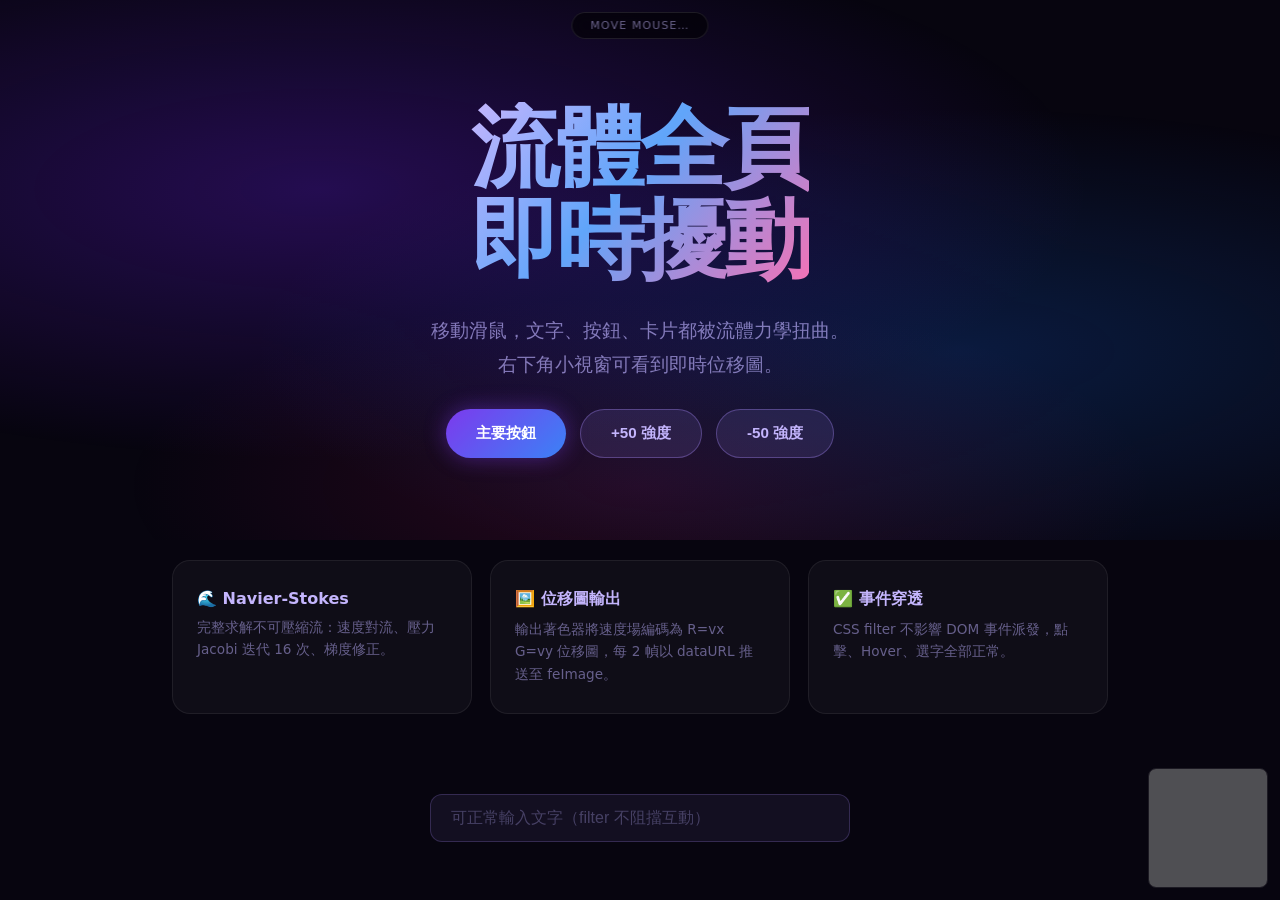
<file: Fluid Distortion Demo.html>
<!DOCTYPE html>
<html lang="zh-TW">
<head>
  <meta charset="UTF-8" />
  <meta name="viewport" content="width=device-width, initial-scale=1.0" />
  <title>流體全頁擾動 Demo v2</title>
  <style>
    *, *::before, *::after { box-sizing: border-box; margin: 0; padding: 0; }

    html, body {
      min-height: 100vh;
      font-family: 'Segoe UI', system-ui, -apple-system, sans-serif;
      background: #07050f;
      color: #e4dcff;
      overflow-x: hidden;
    }

    /* ── Debug: 位移圖小視窗（右下角）─────────────────────────── */
    #fluid-canvas {
      position: fixed;
      bottom: 12px; right: 12px;
      width: 120px; height: 120px;
      border: 1px solid rgba(255,255,255,0.15);
      border-radius: 8px;
      pointer-events: none;
      z-index: 99999;
      opacity: 0.6;
    }

    /* ── 頁面內容套 CSS filter（最可靠的全頁擾動方式）────────── */
    #page-content {
      position: relative;
      min-height: 100vh;
      /* filter 由 JS 在 WebGL 初始化後動態套上 */
    }

    /* ── Demo UI ─────────────────────────────────────────────── */
    .hero {
      display: flex;
      flex-direction: column;
      align-items: center;
      justify-content: center;
      min-height: 60vh;
      padding: 80px 24px 60px;
      gap: 28px;
      text-align: center;
      background:
        radial-gradient(ellipse 60% 50% at 25% 35%, rgba(100,30,220,0.32), transparent),
        radial-gradient(ellipse 55% 45% at 75% 65%, rgba(20,90,200,0.26), transparent),
        radial-gradient(ellipse 40% 35% at 50% 90%, rgba(180,20,100,0.18), transparent);
    }

    .hero h1 {
      font-size: clamp(2.4rem, 7vw, 5.5rem);
      font-weight: 900;
      letter-spacing: -0.04em;
      line-height: 1.05;
      background: linear-gradient(130deg, #c4b5fd 0%, #60a5fa 45%, #f472b6 100%);
      -webkit-background-clip: text;
      -webkit-text-fill-color: transparent;
      background-clip: text;
    }

    .hero .sub {
      font-size: clamp(0.95rem, 2vw, 1.2rem);
      color: rgba(190,178,255,0.65);
      max-width: 560px;
      line-height: 1.75;
    }

    .btn-row { display: flex; gap: 14px; flex-wrap: wrap; justify-content: center; }

    .btn {
      padding: 13px 30px;
      border-radius: 100px;
      border: none;
      font-size: 0.95rem;
      font-weight: 600;
      cursor: pointer;
      transition: transform 0.25s, filter 0.25s;
    }
    .btn:hover { transform: scale(1.08); filter: brightness(1.2); }
    .btn:active { transform: scale(0.97); }

    .btn-primary {
      background: linear-gradient(135deg, #7c3aed, #3b82f6);
      color: #fff;
      box-shadow: 0 0 22px rgba(124,58,237,0.45);
    }

    .btn-secondary {
      background: rgba(167,139,250,0.12);
      color: #c4b5fd;
      border: 1.5px solid rgba(167,139,250,0.35);
    }
    .btn-secondary:hover { background: rgba(167,139,250,0.22); }

    .cards {
      display: grid;
      grid-template-columns: repeat(auto-fit, minmax(240px, 1fr));
      gap: 18px;
      max-width: 1000px;
      margin: 0 auto;
      padding: 20px 32px 80px;
    }

    .card {
      background: rgba(255,255,255,0.035);
      border: 1px solid rgba(255,255,255,0.07);
      border-radius: 18px;
      padding: 28px 24px;
      transition: border-color 0.3s, transform 0.35s;
    }
    .card:hover { border-color: rgba(167,139,250,0.4); transform: translateY(-4px); }

    .card h3 { font-size: 1rem; font-weight: 700; margin-bottom: 8px; color: #c4b5fd; }
    .card p  { font-size: 0.85rem; color: rgba(190,178,255,0.5); line-height: 1.65; }

    .demo-input {
      display: block;
      width: 100%; max-width: 420px;
      margin: 0 auto 60px;
      padding: 14px 20px;
      background: rgba(167,139,250,0.08);
      border: 1.5px solid rgba(167,139,250,0.22);
      border-radius: 12px;
      color: #e4dcff;
      font-size: 1rem;
      outline: none;
      transition: border-color 0.25s;
    }
    .demo-input:focus { border-color: rgba(167,139,250,0.6); }
    .demo-input::placeholder { color: rgba(190,178,255,0.3); }

    /* 狀態列 */
    #status-bar {
      position: fixed;
      top: 12px; left: 50%;
      transform: translateX(-50%);
      background: rgba(0,0,0,0.55);
      border: 1px solid rgba(255,255,255,0.1);
      border-radius: 100px;
      padding: 6px 18px;
      font-size: 11px;
      letter-spacing: 0.1em;
      text-transform: uppercase;
      color: rgba(200,190,255,0.5);
      pointer-events: none;
      z-index: 99999;
      backdrop-filter: blur(8px);
    }
  </style>
</head>
<body>

<!-- Debug 位移圖（右下角小視窗，確認 WebGL 在跑） -->
<canvas id="fluid-canvas"></canvas>

<!-- SVG 濾鏡：feImage 吃 data URL，feDisplacementMap 偏移像素 -->
<svg id="fluid-svg" xmlns="http://www.w3.org/2000/svg"
     style="position:fixed;width:0;height:0;overflow:hidden;pointer-events:none;">
  <defs>
    <filter id="fluid-filter"
            x="-10%" y="-10%" width="120%" height="120%"
            color-interpolation-filters="sRGB">
      <!-- 位移圖來自 WebGL canvas（每幀更新 dataURL）-->
      <feImage id="fluid-fe-image"
               result="disp-map"
               preserveAspectRatio="none"/>
      <!-- 核心位移：scale 越大扭曲越明顯 -->
      <feDisplacementMap
               in="SourceGraphic" in2="disp-map"
               id="fluid-fe-disp"
               scale="200"
               xChannelSelector="R"
               yChannelSelector="G"/>
    </filter>
  </defs>
</svg>

<!-- 狀態提示 -->
<div id="status-bar">initializing…</div>

<!-- 頁面內容（套 filter: url(#fluid-filter)，比 backdrop-filter 更可靠）-->
<div id="page-content">
  <section class="hero">
    <h1>流體全頁<br>即時擾動</h1>
    <p class="sub">移動滑鼠，文字、按鈕、卡片都被流體力學扭曲。<br>右下角小視窗可看到即時位移圖。</p>
    <div class="btn-row">
      <button class="btn btn-primary"
              onclick="this.textContent='✓ 點擊成功！';setTimeout(()=>this.textContent='主要按鈕',1500)">主要按鈕</button>
      <button class="btn btn-secondary"
              onclick="document.getElementById('fluid-fe-disp').setAttribute('scale', +document.getElementById('fluid-fe-disp').getAttribute('scale')+50)">
        +50 強度
      </button>
      <button class="btn btn-secondary"
              onclick="document.getElementById('fluid-fe-disp').setAttribute('scale', Math.max(0,+document.getElementById('fluid-fe-disp').getAttribute('scale')-50))">
        -50 強度
      </button>
    </div>
  </section>

  <div class="cards">
    <div class="card">
      <h3>🌊 Navier-Stokes</h3>
      <p>完整求解不可壓縮流：速度對流、壓力 Jacobi 迭代 16 次、梯度修正。</p>
    </div>
    <div class="card">
      <h3>🖼️ 位移圖輸出</h3>
      <p>輸出著色器將速度場編碼為 R=vx G=vy 位移圖，每 2 幀以 dataURL 推送至 feImage。</p>
    </div>
    <div class="card">
      <h3>✅ 事件穿透</h3>
      <p>CSS filter 不影響 DOM 事件派發，點擊、Hover、選字全部正常。</p>
    </div>
  </div>

  <input class="demo-input" type="text" placeholder="可正常輸入文字（filter 不阻擋互動）" />
</div>

<!-- ═══════════════ 著色器（頂點，ksenia-k 原版）═══════════════ -->
<script type="x-shader/x-vertex" id="vertShader">
  precision highp float;
  varying vec2 vUv;
  attribute vec2 a_position;
  varying vec2 vL; varying vec2 vR; varying vec2 vT; varying vec2 vB;
  uniform vec2 u_texel;
  void main () {
    vUv = .5 * (a_position + 1.);
    vL = vUv - vec2(u_texel.x, 0.);
    vR = vUv + vec2(u_texel.x, 0.);
    vT = vUv + vec2(0., u_texel.y);
    vB = vUv - vec2(0., u_texel.y);
    gl_Position = vec4(a_position, 0., 1.);
  }
</script>

<script type="x-shader/x-fragment" id="fragShaderAdvection">
  precision highp float; precision highp sampler2D;
  varying vec2 vUv;
  uniform sampler2D u_velocity_texture, u_input_texture;
  uniform vec2 u_texel, u_output_textel;
  uniform float u_dt, u_dissipation;
  vec4 bilerp(sampler2D s, vec2 uv, vec2 ts) {
    vec2 st=uv/ts-.5, iuv=floor(st), fuv=fract(st);
    vec4 a=texture2D(s,(iuv+vec2(.5,.5))*ts), b=texture2D(s,(iuv+vec2(1.5,.5))*ts),
         c=texture2D(s,(iuv+vec2(.5,1.5))*ts), d=texture2D(s,(iuv+vec2(1.5,1.5))*ts);
    return mix(mix(a,b,fuv.x),mix(c,d,fuv.x),fuv.y);
  }
  void main () {
    vec2 coord=vUv-u_dt*bilerp(u_velocity_texture,vUv,u_texel).xy*u_texel;
    gl_FragColor=u_dissipation*bilerp(u_input_texture,coord,u_output_textel);
  }
</script>

<script type="x-shader/x-fragment" id="fragShaderDivergence">
  precision highp float; precision highp sampler2D;
  varying highp vec2 vUv,vL,vR,vT,vB;
  uniform sampler2D u_velocity_texture;
  void main () {
    gl_FragColor=vec4(.25*(texture2D(u_velocity_texture,vR).x-texture2D(u_velocity_texture,vL).x
      +texture2D(u_velocity_texture,vT).y-texture2D(u_velocity_texture,vB).y),0.,0.,1.);
  }
</script>

<script type="x-shader/x-fragment" id="fragShaderPressure">
  precision highp float; precision highp sampler2D;
  varying highp vec2 vUv,vL,vR,vT,vB;
  uniform sampler2D u_pressure_texture, u_divergence_texture;
  void main () {
    float L=texture2D(u_pressure_texture,vL).x, R=texture2D(u_pressure_texture,vR).x,
          T=texture2D(u_pressure_texture,vT).x, B=texture2D(u_pressure_texture,vB).x;
    gl_FragColor=vec4((L+R+B+T-texture2D(u_divergence_texture,vUv).x)*.25,0.,0.,1.);
  }
</script>

<script type="x-shader/x-fragment" id="fragShaderGradientSubtract">
  precision highp float; precision highp sampler2D;
  varying highp vec2 vUv,vL,vR,vT,vB;
  uniform sampler2D u_pressure_texture, u_velocity_texture;
  void main () {
    float L=texture2D(u_pressure_texture,vL).x, R=texture2D(u_pressure_texture,vR).x,
          T=texture2D(u_pressure_texture,vT).x, B=texture2D(u_pressure_texture,vB).x;
    vec2 v=texture2D(u_velocity_texture,vUv).xy; v-=vec2(R-L,T-B);
    gl_FragColor=vec4(v,0.,1.);
  }
</script>

<script type="x-shader/x-fragment" id="fragShaderPoint">
  precision highp float; precision highp sampler2D;
  varying vec2 vUv;
  uniform sampler2D u_input_texture;
  uniform float u_ratio, u_point_size;
  uniform vec3 u_point_value;
  uniform vec2 u_point;
  void main () {
    vec2 p=vUv-u_point.xy; p.x*=u_ratio;
    vec3 splat=.6*pow(2.,-dot(p,p)/u_point_size)*u_point_value;
    gl_FragColor=vec4(texture2D(u_input_texture,vUv).xyz+splat,1.);
  }
</script>

<!-- ═══ 輸出著色器（修改）：速度場 → 位移圖 ═══
     核心扭曲公式保留（同 ksenia-k）：
       vel_norm = normalize(velocity) × energy
     編碼為位移圖：
       R = 0.5 + vel_norm.x × strength  (0.5=無位移)
       G = 0.5 + vel_norm.y × strength
     ═══════════════════════════════════════════ -->
<script type="x-shader/x-fragment" id="fragShaderOutputShader">
  precision highp float; precision highp sampler2D;
  varying vec2 vUv;
  uniform sampler2D u_output_texture, u_velocity_texture;
  void main () {
    float energy = texture2D(u_output_texture, vUv).r;
    vec2 velocity = texture2D(u_velocity_texture, vUv).xy + vec2(0.001);
    vec2 vel_norm = normalize(velocity) * energy;          /* 核心公式 */
    float r = clamp(0.5 + vel_norm.x * 5.0, 0.0, 1.0);   /* ×5 放大 */
    float g = clamp(0.5 + vel_norm.y * 5.0, 0.0, 1.0);
    gl_FragColor = vec4(r, g, 0.5, 1.0);
  }
</script>

<script>
(function () {
  'use strict';

  const canvasEl  = document.getElementById('fluid-canvas');
  const feImg     = document.getElementById('fluid-fe-image');
  const pageEl    = document.getElementById('page-content');
  const statusEl  = document.getElementById('status-bar');
  const SIM_RES   = 256;

  canvasEl.width  = SIM_RES;
  canvasEl.height = SIM_RES;

  /* ── WebGL（preserveDrawingBuffer 確保 toDataURL 有內容）── */
  const gl = canvasEl.getContext('webgl', {
    alpha: false, antialias: false, preserveDrawingBuffer: true
  });
  if (!gl) { statusEl.textContent = 'WebGL not supported'; return; }
  gl.getExtension('OES_texture_float');

  /* ── 套上 CSS filter（比 backdrop-filter+SVG 更可靠）────── */
  pageEl.style.filter = 'url(#fluid-filter)';
  statusEl.textContent = 'move mouse…';

  /* ── 游標 ────────────────────────────────────────────────── */
  const pointer = { x: innerWidth/2, y: innerHeight/2, dx:0, dy:0, moved:false };
  document.addEventListener('mousemove', e => {
    pointer.dx = 6*(e.clientX-pointer.x);
    pointer.dy = 6*(e.clientY-pointer.y);
    pointer.x  = e.clientX;
    pointer.y  = e.clientY;
    pointer.moved = true;
  }, { passive:true });
  document.addEventListener('touchmove', e => {
    pointer.dx = 6*(e.touches[0].clientX-pointer.x);
    pointer.dy = 6*(e.touches[0].clientY-pointer.y);
    pointer.x  = e.touches[0].clientX;
    pointer.y  = e.touches[0].clientY;
    pointer.moved = true;
  }, { passive:true });

  /* ── Compile helpers ─────────────────────────────────────── */
  function compile(type, id) {
    const s = gl.createShader(type);
    gl.shaderSource(s, document.getElementById(id).innerHTML.trim());
    gl.compileShader(s);
    if (!gl.getShaderParameter(s, gl.COMPILE_STATUS))
      console.error('[FluidSim]', id, gl.getShaderInfoLog(s));
    return s;
  }

  const vert = compile(gl.VERTEX_SHADER, 'vertShader');

  function prog(fragId) {
    const f = gl.createShader(gl.FRAGMENT_SHADER);
    gl.shaderSource(f, document.getElementById(fragId).innerHTML.trim());
    gl.compileShader(f);
    if (!gl.getShaderParameter(f, gl.COMPILE_STATUS))
      console.error('[FluidSim]', fragId, gl.getShaderInfoLog(f));
    const p = gl.createProgram();
    gl.attachShader(p, vert); gl.attachShader(p, f); gl.linkProgram(p);
    const u = {}, n = gl.getProgramParameter(p, gl.ACTIVE_UNIFORMS);
    for (let i=0;i<n;i++){const nm=gl.getActiveUniform(p,i).name; u[nm]=gl.getUniformLocation(p,nm);}
    return { program:p, uniforms:u };
  }

  const splatProg   = prog('fragShaderPoint');
  const divProg     = prog('fragShaderDivergence');
  const presProg    = prog('fragShaderPressure');
  const gradProg    = prog('fragShaderGradientSubtract');
  const advProg     = prog('fragShaderAdvection');
  const dispProg    = prog('fragShaderOutputShader');

  /* ── FBO ─────────────────────────────────────────────────── */
  function fbo(w,h){
    gl.activeTexture(gl.TEXTURE0);
    const t=gl.createTexture(); gl.bindTexture(gl.TEXTURE_2D,t);
    gl.texParameteri(gl.TEXTURE_2D,gl.TEXTURE_MIN_FILTER,gl.NEAREST);
    gl.texParameteri(gl.TEXTURE_2D,gl.TEXTURE_MAG_FILTER,gl.NEAREST);
    gl.texParameteri(gl.TEXTURE_2D,gl.TEXTURE_WRAP_S,gl.CLAMP_TO_EDGE);
    gl.texParameteri(gl.TEXTURE_2D,gl.TEXTURE_WRAP_T,gl.CLAMP_TO_EDGE);
    gl.texImage2D(gl.TEXTURE_2D,0,gl.RGB,w,h,0,gl.RGB,gl.FLOAT,null);
    const fb=gl.createFramebuffer(); gl.bindFramebuffer(gl.FRAMEBUFFER,fb);
    gl.framebufferTexture2D(gl.FRAMEBUFFER,gl.COLOR_ATTACHMENT0,gl.TEXTURE_2D,t,0);
    gl.viewport(0,0,w,h); gl.clear(gl.COLOR_BUFFER_BIT);
    return { fbo:fb, width:w, height:h,
             attach(id){ gl.activeTexture(gl.TEXTURE0+id); gl.bindTexture(gl.TEXTURE_2D,t); return id; }};
  }
  function dfbo(w,h){
    let a=fbo(w,h), b=fbo(w,h);
    return { width:w, height:h, texelSizeX:1/w, texelSizeY:1/h,
             read:()=>a, write:()=>b, swap(){ const t=a;a=b;b=t; }};
  }

  const oCol = dfbo(SIM_RES,SIM_RES);
  const vel  = dfbo(SIM_RES,SIM_RES);
  const div  = fbo(SIM_RES,SIM_RES);
  const pres = dfbo(SIM_RES,SIM_RES);

  /* ── Blit ────────────────────────────────────────────────── */
  function blit(target){
    gl.bindBuffer(gl.ARRAY_BUFFER,gl.createBuffer());
    gl.bufferData(gl.ARRAY_BUFFER,new Float32Array([-1,-1,-1,1,1,1,1,-1]),gl.STATIC_DRAW);
    gl.bindBuffer(gl.ELEMENT_ARRAY_BUFFER,gl.createBuffer());
    gl.bufferData(gl.ELEMENT_ARRAY_BUFFER,new Uint16Array([0,1,2,0,2,3]),gl.STATIC_DRAW);
    gl.vertexAttribPointer(0,2,gl.FLOAT,false,0,0); gl.enableVertexAttribArray(0);
    if(target==null){ gl.viewport(0,0,gl.drawingBufferWidth,gl.drawingBufferHeight); gl.bindFramebuffer(gl.FRAMEBUFFER,null); }
    else { gl.viewport(0,0,target.width,target.height); gl.bindFramebuffer(gl.FRAMEBUFFER,target.fbo); }
    gl.drawElements(gl.TRIANGLES,6,gl.UNSIGNED_SHORT,0);
  }

  /* ── Render Loop ─────────────────────────────────────────── */
  let frame = 0, hasActivity = false;

  function render(){
    requestAnimationFrame(render);
    const dt = 1/60;

    if(pointer.moved){
      pointer.moved = false; hasActivity = true;

      /* 速度 splat */
      gl.useProgram(splatProg.program);
      gl.uniform1i(splatProg.uniforms.u_input_texture, vel.read().attach(1));
      gl.uniform1f(splatProg.uniforms.u_ratio,  canvasEl.width/canvasEl.height);
      gl.uniform2f(splatProg.uniforms.u_point,  pointer.x/innerWidth, 1-pointer.y/innerHeight);
      gl.uniform3f(splatProg.uniforms.u_point_value, pointer.dx,-pointer.dy,0);
      gl.uniform1f(splatProg.uniforms.u_point_size, 3*.001);
      blit(vel.write()); vel.swap();

      /* 能量 splat */
      gl.uniform1i(splatProg.uniforms.u_input_texture, oCol.read().attach(1));
      gl.uniform3f(splatProg.uniforms.u_point_value, 30*.001,0,0);
      blit(oCol.write()); oCol.swap();
    }

    /* 散度 */
    gl.useProgram(divProg.program);
    gl.uniform2f(divProg.uniforms.u_texel, vel.texelSizeX, vel.texelSizeY);
    gl.uniform1i(divProg.uniforms.u_velocity_texture, vel.read().attach(1));
    blit(div);

    /* 壓力 */
    gl.useProgram(presProg.program);
    gl.uniform2f(presProg.uniforms.u_texel, vel.texelSizeX, vel.texelSizeY);
    gl.uniform1i(presProg.uniforms.u_divergence_texture, div.attach(1));
    for(let i=0;i<16;i++){
      gl.uniform1i(presProg.uniforms.u_pressure_texture, pres.read().attach(2));
      blit(pres.write()); pres.swap();
    }

    /* 梯度修正 */
    gl.useProgram(gradProg.program);
    gl.uniform2f(gradProg.uniforms.u_texel, vel.texelSizeX, vel.texelSizeY);
    gl.uniform1i(gradProg.uniforms.u_pressure_texture, pres.read().attach(1));
    gl.uniform1i(gradProg.uniforms.u_velocity_texture, vel.read().attach(2));
    blit(vel.write()); vel.swap();

    /* 速度對流 */
    gl.useProgram(advProg.program);
    gl.uniform2f(advProg.uniforms.u_texel, vel.texelSizeX, vel.texelSizeY);
    gl.uniform2f(advProg.uniforms.u_output_textel, vel.texelSizeX, vel.texelSizeY);
    gl.uniform1i(advProg.uniforms.u_velocity_texture, vel.read().attach(1));
    gl.uniform1i(advProg.uniforms.u_input_texture, vel.read().attach(1));
    gl.uniform1f(advProg.uniforms.u_dt, dt);
    gl.uniform1f(advProg.uniforms.u_dissipation, .97);
    blit(vel.write()); vel.swap();

    /* 能量對流 */
    gl.uniform2f(advProg.uniforms.u_output_textel, oCol.texelSizeX, oCol.texelSizeY);
    gl.uniform1i(advProg.uniforms.u_input_texture, oCol.read().attach(2));
    gl.uniform1f(advProg.uniforms.u_dt, 8*dt);
    gl.uniform1f(advProg.uniforms.u_dissipation, .98);
    blit(oCol.write()); oCol.swap();

    /* 輸出位移圖到 canvas */
    gl.useProgram(dispProg.program);
    gl.uniform1i(dispProg.uniforms.u_output_texture,   oCol.read().attach(1));
    gl.uniform1i(dispProg.uniforms.u_velocity_texture, vel.read().attach(2));
    blit(null);
    gl.viewport(0,0,gl.drawingBufferWidth,gl.drawingBufferHeight);
    gl.bindFramebuffer(gl.FRAMEBUFFER,null);
    gl.drawElements(gl.TRIANGLES,6,gl.UNSIGNED_SHORT,0);

    /* ── 關鍵：每 2 幀以 dataURL 更新 feImage，確保瀏覽器讀到最新位移圖 ── */
    frame++;
    if(frame % 2 === 0){
      const url = canvasEl.toDataURL();
      feImg.setAttribute('href', url);
      if(hasActivity) statusEl.textContent = 'distorting… scale=' +
        document.getElementById('fluid-fe-disp').getAttribute('scale');
    }
  }

  requestAnimationFrame(render);
})();
</script>
</body>
</html>
</file>
